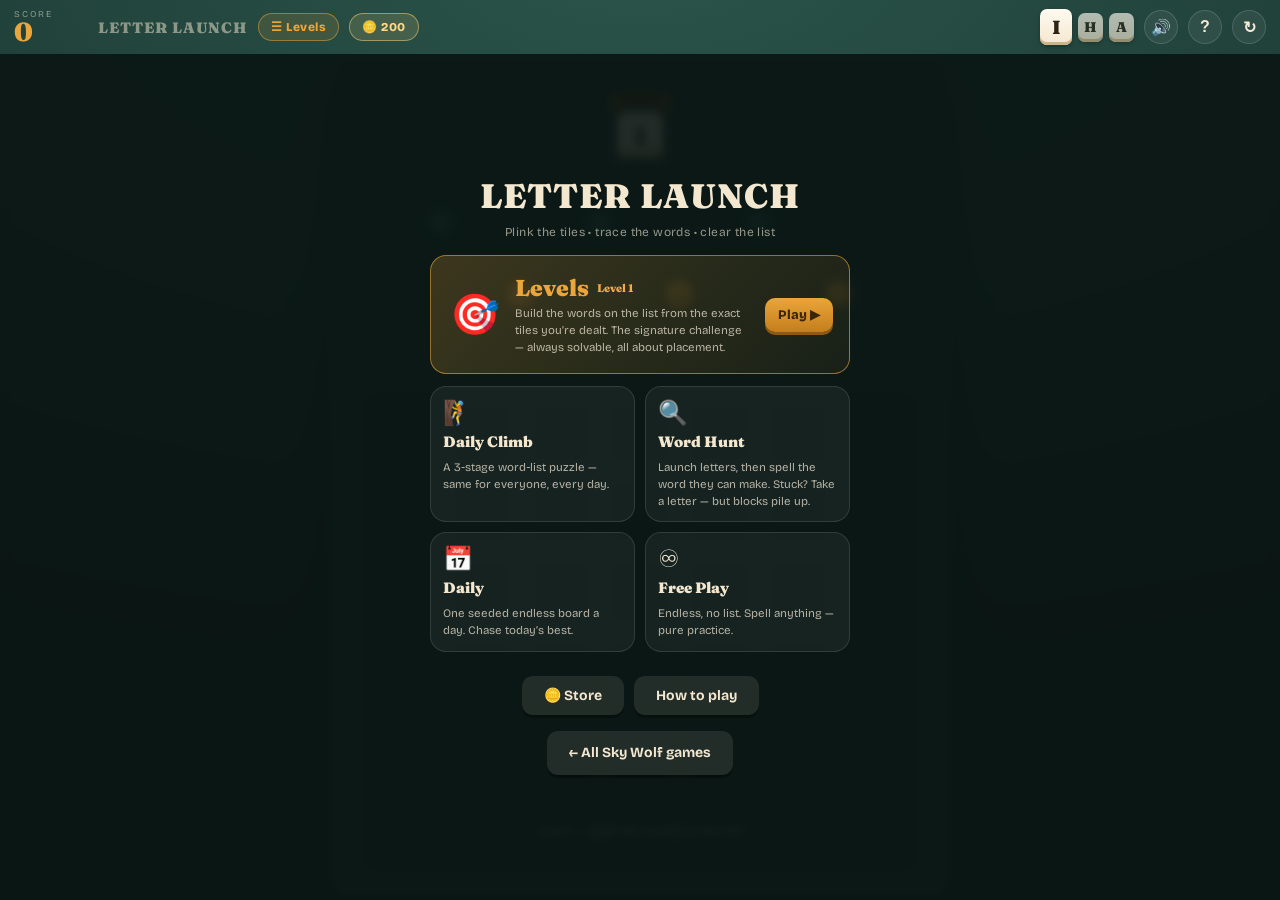
<file: index.html>
<!doctype html>
<html lang="en">
<head>
<meta charset="utf-8">
<title>Letter Launch</title>
<meta name="viewport" content="width=device-width, initial-scale=1">
<!-- GitHub Pages serves this repo from the root, while the game lives in /docs.
     Send visitors of the root URL straight to the game. (If Pages is later set to
     serve the /docs folder, this file is simply ignored and the root IS the game.) -->
<meta http-equiv="refresh" content="0; url=./docs/">
<link rel="canonical" href="./docs/">
<script>location.replace('./docs/' + location.search + location.hash);</script>
</head>
<body style="margin:0;background:#16302a;color:#f3ead8;font-family:system-ui,sans-serif;display:grid;place-items:center;height:100vh">
<p>Redirecting to <a href="./docs/" style="color:#eaa53b">Letter Launch</a>…</p>
</body>
</html>
</file>
<file: docs/styles.css>
:root{
  --felt0:#2b554b; --felt:#20413a; --felt2:#16302a;
  --tile:#f3e7cf; --tile-hi:#fffaf0; --tile-edge:#cdb488; --ink:#2c2417;
  --amber:#eaa53b; --amber-d:#c47e1d; --wood:#7c5024; --wood-d:#5a3917;
  --good:#5bc47e; --bad:#e0625c;
}
*{box-sizing:border-box;-webkit-tap-highlight-color:transparent;-webkit-user-select:none;user-select:none}
html,body{margin:0;padding:0;height:100%;overflow:hidden}
body{
  background:radial-gradient(120% 80% at 50% -5%, var(--felt0) 0%, var(--felt) 45%, var(--felt2) 100%);
  font-family:"Bricolage Grotesque",system-ui,sans-serif; color:#f3ead8;
}
.app{height:100dvh; display:flex; flex-direction:column;
  padding:env(safe-area-inset-top) env(safe-area-inset-right) env(safe-area-inset-bottom) env(safe-area-inset-left);}

.topbar{flex:0 0 auto; height:54px; display:flex; align-items:center; gap:10px; padding:0 14px;}
.score{display:flex; flex-direction:column; line-height:1; min-width:74px}
.score .lbl{font-size:9px; text-transform:uppercase; letter-spacing:2px; opacity:.5}
.score .val{font-family:"Fraunces",serif; font-weight:900; font-size:26px; color:var(--amber)}
.brand{font-family:"Fraunces",serif;font-weight:900;font-size:15px;letter-spacing:1px;opacity:.5;color:var(--tile)}
.spacer{flex:1}
.next{display:flex; align-items:center; gap:6px}
.qtile{width:32px;height:36px;border-radius:7px;display:grid;place-items:center;
  font-family:"Fraunces",serif;font-weight:900;font-size:19px;color:var(--ink);
  background:linear-gradient(180deg,var(--tile-hi),var(--tile));box-shadow:inset 0 -3px 0 var(--tile-edge), 0 2px 4px rgba(0,0,0,.3);}
.qtile.small{width:25px;height:29px;font-size:14px;opacity:.65}
.iconbtn{width:34px;height:34px;border-radius:50%;border:1px solid rgba(255,255,255,.14);
  background:rgba(255,255,255,.06);color:#f3ead8;font-size:16px;font-weight:700;cursor:pointer;display:grid;place-items:center}
.iconbtn:active{transform:scale(.92)}
.pill{height:28px;padding:0 12px;border-radius:14px;border:1px solid rgba(234,165,59,.5);
  background:rgba(234,165,59,.14);color:var(--amber);font-family:"Bricolage Grotesque",sans-serif;
  font-size:12px;font-weight:800;letter-spacing:.5px;cursor:pointer;white-space:nowrap}
.pill:active{transform:scale(.94)}

.stage{flex:1 1 auto; position:relative; display:flex; align-items:center; justify-content:center; overflow:hidden; min-height:0}
canvas{display:block; touch-action:none; border-radius:16px;
  box-shadow:0 14px 40px rgba(0,0,0,.45), inset 0 0 0 2px rgba(0,0,0,.25); cursor:crosshair}

.word{position:absolute; left:0; right:0; top:14px; display:flex; gap:8px; align-items:center; justify-content:center; pointer-events:none;}
.word .chip{font-family:"Fraunces",serif;font-weight:900;font-size:22px;letter-spacing:3px;
  padding:6px 16px;border-radius:30px;background:rgba(0,0,0,.5);border:1.5px solid rgba(255,255,255,.18);transition:.12s;}
/* tap-to-spell submit / clear buttons (shown only while a word is being built) */
.wbtn{display:none; place-items:center; pointer-events:auto; width:40px; height:40px; border-radius:50%;
  font-size:19px; font-weight:800; cursor:pointer; color:#f3ead8; background:rgba(0,0,0,.5);
  border:1.5px solid rgba(255,255,255,.2); box-shadow:0 2px 6px rgba(0,0,0,.35); transition:.12s;}
.wbtn:active{transform:scale(.9)}
.wbtn.clear{color:#ffb4ae; border-color:rgba(224,98,92,.55); background:rgba(224,98,92,.2)}
.wbtn.submit{color:#bff5d0; border-color:rgba(91,196,126,.45); background:rgba(91,196,126,.16); opacity:.5}
.wbtn.submit.ready{opacity:1; color:#06210f; background:rgba(91,196,126,.95); border-color:#bff5d0; box-shadow:0 0 16px rgba(91,196,126,.55)}
.word .chip.good{background:rgba(91,196,126,.92);color:#06210f;border-color:#bff5d0}
.word .chip.bad{background:rgba(224,98,92,.9);color:#2a0606;border-color:#ffd0cd}

.toast{position:absolute; left:0; right:0; bottom:62px; text-align:center; pointer-events:none;
  font-size:12.5px; opacity:0; transition:opacity .3s;}
.toast.show{opacity:.85}

/* ---- power-up item bar ---- */
.itembar{position:absolute; left:0; right:0; bottom:10px; display:none; gap:10px; justify-content:center; pointer-events:none;}
.itembar.show{display:flex}
.item{pointer-events:auto; position:relative; min-width:52px; height:44px; padding:0 12px; border-radius:13px; cursor:pointer;
  font-size:20px; line-height:1; color:#f3ead8; background:rgba(0,0,0,.55); border:1.5px solid rgba(255,255,255,.16);
  box-shadow:0 3px 8px rgba(0,0,0,.4); opacity:.55; transition:.12s; display:grid; place-items:center;}
.item.afford{opacity:1}
.item.armed{border-color:#7af2c4; background:rgba(122,242,196,.2); box-shadow:0 0 14px rgba(122,242,196,.5)}
.item:active{transform:scale(.92)}
.item .ic{position:absolute; bottom:-7px; right:-4px; font-size:10px; font-weight:800; color:#3a2606;
  background:linear-gradient(180deg,var(--amber),var(--amber-d)); border-radius:8px; padding:1px 5px; box-shadow:0 1px 3px rgba(0,0,0,.4);}
.item.nope{animation:nope .25s}   /* reuses the @keyframes nope defined in the store section */

.overlay{position:absolute; inset:0; background:rgba(10,22,19,.9); backdrop-filter:blur(5px);
  display:none; flex-direction:column; align-items:center; justify-content:center; gap:10px; text-align:center; padding:24px;}
.overlay.show{display:flex; animation:fade .3s}
@keyframes fade{from{opacity:0}to{opacity:1}}
.overlay h2{font-family:"Fraunces",serif;font-size:30px;margin:0;color:var(--tile)}
.fs{font-family:"Fraunces",serif;font-weight:900;font-size:50px;color:var(--amber);line-height:.9;margin:2px}
.coins{font-size:15px;color:#ffd98a;font-weight:700}
.best{font-size:12px;opacity:.7}
.streakline{display:none;font-size:14px;font-weight:800;color:#ffb24d;margin-top:2px}
.streakline.show{display:block}
.haiku{display:none; max-width:300px; margin:6px auto 0; padding:14px 18px; border-radius:14px;
  background:rgba(243,231,207,.08); border:1px solid rgba(243,231,207,.18);
  font-family:"Fraunces",serif; font-style:italic; font-size:16px; line-height:1.7; color:var(--tile); white-space:pre-line;}
.haiku.show{display:block}
.btn{font-family:"Bricolage Grotesque";font-weight:700;font-size:14px;margin-top:6px;
  background:linear-gradient(180deg,var(--amber),var(--amber-d));color:#3a2606;border:none;border-radius:11px;padding:11px 22px;cursor:pointer;
  box-shadow:0 3px 0 #8c5a14,0 4px 8px rgba(0,0,0,.3);}
.btn:active{transform:translateY(2px);box-shadow:0 1px 0 #8c5a14}
.btn.ghost{background:rgba(243,234,216,.1);color:var(--tile);box-shadow:0 3px 0 rgba(0,0,0,.3)}
.btn.ghost:active{box-shadow:0 1px 0 rgba(0,0,0,.3)}
.overbtns{display:flex;gap:10px;align-items:center;justify-content:center;flex-wrap:wrap}
.sharestatus{font-size:12px;color:var(--good);opacity:0;transition:opacity .2s;min-height:16px;margin-top:4px}
.sharestatus.show{opacity:1}
.helpcard{max-width:320px; font-size:13px; line-height:1.6; opacity:.9; text-align:left}
.helpcard b{color:var(--amber)}

/* ---- store ---- */
#storeBtn{border-color:rgba(255,210,120,.5);background:rgba(255,210,120,.14);color:#ffd98a}
@media (max-width:440px){ .brand{display:none} }
.store{gap:8px}
.storebal{font-size:15px;font-weight:800;color:#ffd98a}
.storegrid{width:100%;max-width:360px;max-height:58vh;overflow-y:auto;display:flex;flex-direction:column;gap:14px;padding:2px 4px}
.sgroup{display:flex;flex-direction:column;gap:7px}
.slabel{font-size:11px;text-transform:uppercase;letter-spacing:2px;opacity:.55;font-weight:800;text-align:left}
.srow{display:grid;grid-template-columns:repeat(4,1fr);gap:8px}
.sitem{display:flex;flex-direction:column;align-items:center;gap:4px;padding:7px 4px 6px;border-radius:12px;cursor:pointer;
  background:rgba(255,255,255,.05);border:1.5px solid rgba(255,255,255,.1);color:#f3ead8;font-family:inherit}
.sitem:active{transform:scale(.95)}
.sitem.eq{border-color:var(--good);background:rgba(91,196,126,.16)}
.sitem.lock{opacity:.55}
.swatch{width:100%;aspect-ratio:1;border-radius:8px;border:1.5px solid rgba(0,0,0,.25);box-shadow:inset 0 -3px 0 rgba(0,0,0,.18)}
.sname{font-size:11px;font-weight:700;line-height:1}
.sstate{font-size:10px;font-weight:800;opacity:.9;letter-spacing:.3px}
.sitem.eq .sstate{color:var(--good)}
.sitem.own:not(.eq) .sstate{color:#cfe8d8}
.sitem.lock .sstate{color:#ffd98a}
@keyframes nope{0%,100%{transform:translateX(0)}25%{transform:translateX(-4px)}75%{transform:translateX(4px)}}
.sitem.shake{animation:nope .25s}

/* ---- levels checklist bar ---- */
.levelbar{flex:0 0 auto;display:none;align-items:center;gap:6px;flex-wrap:wrap;
  padding:5px 12px;background:rgba(0,0,0,.2);border-bottom:1px solid rgba(255,255,255,.06)}
.levelbar.show{display:flex}
.levelbar .lvl{font-family:"Fraunces",serif;font-weight:900;font-size:13px;color:var(--amber);margin-right:2px}
.lchip{font-family:"Bricolage Grotesque",sans-serif;font-weight:800;font-size:12px;letter-spacing:.5px;
  padding:3px 9px;border-radius:11px;background:rgba(255,255,255,.08);border:1px solid rgba(255,255,255,.12);color:#f3ead8}
.lchip.done{background:rgba(91,196,126,.22);border-color:var(--good);color:#bff5d0;text-decoration:line-through;opacity:.85}
.ltiles{margin-left:auto;font-size:11px;font-weight:800;color:#ffd98a;opacity:.85;white-space:nowrap}
.ltiles.out{color:#ff9a3c;opacity:1}
.lmenu,.lretry{flex:0 0 auto;width:26px;height:26px;border-radius:8px;border:1px solid rgba(255,255,255,.16);
  background:rgba(255,255,255,.06);color:#f3ead8;font-size:14px;font-weight:700;cursor:pointer;line-height:1;padding:0}
.lmenu{margin-right:2px}
.lretry{margin-left:6px}
.lmenu:active,.lretry:active{transform:scale(.9)}
.lretry.urge{border-color:var(--amber);background:rgba(234,165,59,.28);color:#ffd98a;animation:nope .4s}

/* ---- home / mode menu ---- */
.overlay{z-index:20}
#menu{z-index:18; overflow-y:auto; justify-content:flex-start; padding:20px 16px}
#help,#over,#levelover,.store{z-index:30}
/* scroll (don't clip) when a dialog is taller than a short / landscape iframe */
#help,#over,#levelover{overflow-y:auto;justify-content:safe center}
.menu .menuwrap{display:flex;flex-direction:column;gap:12px;width:100%;max-width:420px;margin:auto}
.menubrand{font-family:"Fraunces",serif;font-weight:900;font-size:34px;letter-spacing:1px;color:var(--tile);text-align:center;line-height:1}
.menutag{font-size:12px;opacity:.6;text-align:center;letter-spacing:.4px;margin-bottom:4px}
.modecard{display:flex;align-items:center;gap:12px;text-align:left;cursor:pointer;width:100%;
  background:rgba(255,255,255,.05);border:1.5px solid rgba(255,255,255,.12);border-radius:16px;
  padding:14px;color:#f3ead8;font-family:inherit;transition:transform .08s,border-color .15s,background .15s}
.modecard:active{transform:scale(.98)}
.modecard:hover{border-color:rgba(234,165,59,.5);background:rgba(234,165,59,.08)}
.modecard.feature{background:linear-gradient(135deg,rgba(234,165,59,.22),rgba(234,165,59,.06));border-color:rgba(234,165,59,.6);padding:18px 16px}
.mc-icon{font-size:30px;flex:0 0 auto;width:46px;text-align:center}
.modecard.feature .mc-icon{font-size:40px;width:56px}
.mc-main{flex:1 1 auto;min-width:0}
.mc-title{font-family:"Fraunces",serif;font-weight:900;font-size:18px;color:var(--tile);display:flex;align-items:center;gap:8px;flex-wrap:wrap}
.modecard.feature .mc-title{font-size:23px;color:var(--amber)}
.mc-desc{font-size:11.5px;opacity:.72;line-height:1.45;margin-top:3px}
.mc-badge{font-size:11px;font-weight:800;color:#ffb24d;opacity:.95}
.mc-go{flex:0 0 auto;font-family:"Bricolage Grotesque",sans-serif;font-weight:800;font-size:13px;color:#3a2606;
  background:linear-gradient(180deg,var(--amber),var(--amber-d));border-radius:10px;padding:9px 13px;box-shadow:0 3px 0 #8c5a14}
.modegrid{display:grid;grid-template-columns:1fr 1fr;gap:10px}
.modegrid .modecard{flex-direction:column;align-items:flex-start;gap:5px;padding:12px}
.modegrid .mc-icon{font-size:24px;width:auto;text-align:left}
.modegrid .mc-title{font-size:15px}
.menubtns{display:flex;gap:10px;justify-content:center;margin-top:6px;flex-wrap:wrap}
@media (max-width:380px){ .modegrid{grid-template-columns:1fr} }
</file>
